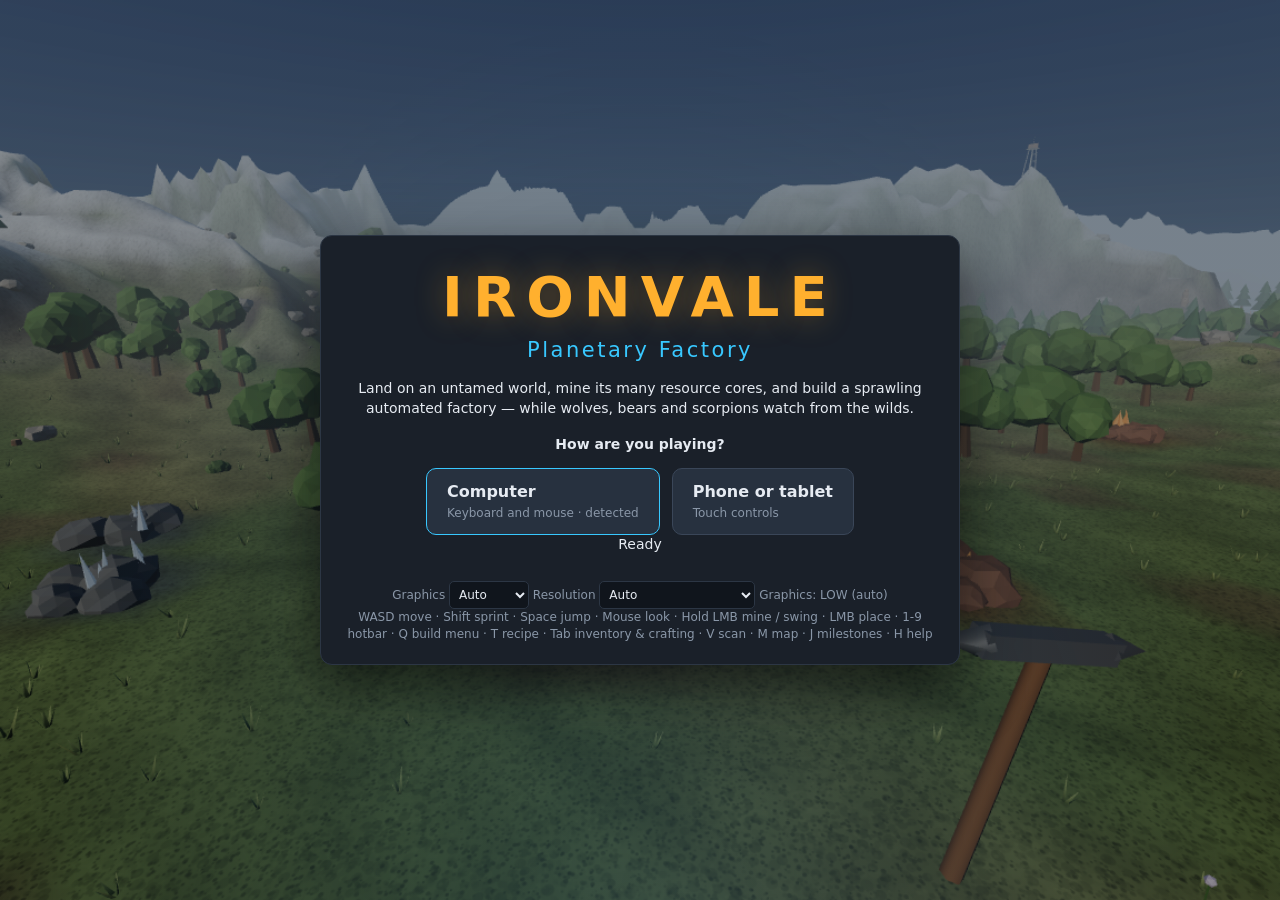
<file: factory/index.html>
<!doctype html>
<html lang="en"><head><meta charset="utf-8"><meta name="viewport" content="width=device-width,initial-scale=1">
<title>IRONVALE — Planetary Factory</title>
<link rel="stylesheet" href="style.css">
<script type="importmap">{"imports":{"three":"../lib/three/three.module.js","three/addons/":"../lib/three/addons/"}}</script>
</head><body>
<canvas id="gl"></canvas>
<div id="hud" class="hidden">
  <div id="hitflash"></div><div id="cross"></div><div id="ring"></div><div id="prompt"></div>
  <div id="compass"><div id="cstrip"></div><div id="cmark"></div></div>
  <div id="mini"><canvas id="minimap" width="180" height="180"></canvas><div id="biome"></div></div>
  <div id="notifs"></div>
  <div id="objective"></div>
  <div id="vitals"><div class="bar"><i id="hpbar"></i><span id="hptxt"></span></div><div id="food"></div></div>
  <div id="powerbox"><div class="bar pw"><i id="pwbar"></i></div><span id="pwtxt"></span></div>
  <div id="clock"></div>
  <div id="toolhint"></div><div id="hotbar"></div>
  <div id="tooltip"></div>
</div>
<div id="title" class="screen"><div class="card big">
  <h1>IRONVALE</h1><h2>Planetary Factory</h2>
  <p>Land on an untamed world, mine its many resource cores, and build a sprawling automated factory — while wolves, bears and scorpions watch from the wilds.</p>
  <div id="devpick"><div class="ask">How are you playing?</div><div class="row devrow">
    <button id="btnPC" class="dev"><b>Computer</b><span>Keyboard and mouse</span></button>
    <button id="btnPhone" class="dev"><b>Phone or tablet</b><span>Touch controls</span></button></div></div>
  <div id="loadbar"><i id="loadfill"></i></div><div id="loadtxt">Preparing…</div>
  <div class="row"><button id="btnContinue" class="hidden">Continue</button><button id="btnNew" class="hidden">New Game</button></div>
  <div class="small" style="margin-top:12px">Graphics <select id="qsel"><option value="auto">Auto</option><option value="low">Low</option><option value="medium">Medium</option><option value="high">High</option></select> Resolution <select id="rsel"><option value="auto">Auto</option><option value="native">Native (sharpest)</option><option value="sharp">Sharp (up to 2x)</option><option value="balanced">Balanced (1x)</option><option value="fast">Performance (0.75x)</option></select> <span id="qinfo"></span></div>
  <div class="keys small">WASD move · Shift sprint · Space jump · Mouse look · Hold LMB mine / swing · LMB place · 1-9 hotbar · Q build menu · T recipe · Tab inventory &amp; crafting · V scan · M map · J milestones · H help</div>
</div></div>
<div id="pause" class="screen hidden"><div class="card"><h2>Paused</h2><div class="row col"><button id="btnResume">Resume</button><button id="btnSave">Save Game</button><button id="btnHelp">Controls</button><div class="small">Graphics (reloads) <select id="qsel2"><option value="auto">Auto</option><option value="low">Low</option><option value="medium">Medium</option><option value="high">High</option></select></div><div class="small">Resolution (reloads) <select id="rsel2"><option value="auto">Auto</option><option value="native">Native (sharpest)</option><option value="sharp">Sharp (up to 2x)</option><option value="balanced">Balanced (1x)</option><option value="fast">Performance (0.75x)</option></select></div><button id="btnQuit">New Game (erase save)</button></div></div></div>
<div id="panel" class="screen hidden"><div class="card wide"><button id="pclose">✕</button><div id="pbody"></div></div></div>
<div id="death" class="hidden">YOU DIED</div>
<script type="module" src="js/main.js"></script>
</body></html>
</file>
<file: factory/style.css>
:root{--bg:#10141a;--panel:#1a2029;--line:#2c3644;--acc:#ffb02e;--acc2:#38c8ff;--txt:#e6ebf2;--dim:#8a97a8;--bad:#ff5a4a;--good:#4be07d}
*{box-sizing:border-box}html,body{margin:0;height:100%;overflow:hidden;background:#000;color:var(--txt);font:14px/1.4 "Segoe UI",system-ui,sans-serif;user-select:none}
#gl{position:fixed;inset:0;width:100%;height:100%;display:block}
.hidden{display:none!important}
#hud{position:fixed;inset:0;pointer-events:none}
#cross{position:absolute;left:50%;top:50%;width:6px;height:6px;margin:-3px;border-radius:50%;background:rgba(255,255,255,.8);box-shadow:0 0 0 1px rgba(0,0,0,.6)}
#cross.build{width:22px;height:22px;margin:-11px;border:2px solid var(--acc);background:none;border-radius:4px}
#hitflash{position:absolute;inset:0;box-shadow:inset 0 0 160px 40px rgba(255,0,0,.0);transition:box-shadow .15s}
#prompt{position:absolute;left:50%;top:58%;transform:translateX(-50%);padding:6px 14px;background:rgba(10,14,20,.78);border:1px solid var(--line);border-radius:6px;font-weight:600;white-space:nowrap}
#prompt:empty{display:none}#prompt b{color:var(--acc)}
#compass{position:absolute;top:10px;left:50%;width:360px;margin-left:-180px;height:26px;overflow:hidden;background:rgba(10,14,20,.55);border:1px solid var(--line);border-radius:5px;mask-image:linear-gradient(90deg,transparent,#000 20%,#000 80%,transparent)}
#cstrip{position:absolute;top:0;height:100%;white-space:nowrap}
#cstrip span{position:absolute;top:3px;width:30px;margin-left:-15px;text-align:center;font-size:12px;color:var(--dim)}
#cstrip span.n{color:var(--bad);font-weight:700}#cstrip span.m{color:var(--acc2);font-size:16px;top:0}
#cmark{position:absolute;left:50%;top:0;width:2px;height:6px;margin-left:-1px;background:var(--acc)}
#mini{position:absolute;right:14px;top:14px;width:180px}
#minimap{width:180px;height:180px;border-radius:50%;border:2px solid var(--line);box-shadow:0 0 20px rgba(0,0,0,.5);background:#000}
#biome{text-align:center;margin-top:4px;font-size:12px;color:var(--dim);text-shadow:0 1px 2px #000}
#notifs{position:absolute;left:14px;top:14px;width:340px;display:flex;flex-direction:column;gap:6px}
.notif{padding:7px 12px;background:rgba(16,22,30,.88);border-left:3px solid var(--acc);border-radius:4px;animation:nin .25s;transition:opacity .5s}
.notif.bad{border-color:var(--bad)}.notif.good{border-color:var(--good)}
@keyframes nin{from{transform:translateX(-30px);opacity:0}}
#objective{position:absolute;left:14px;bottom:112px;width:260px;padding:10px 12px;background:rgba(16,22,30,.82);border:1px solid var(--line);border-radius:8px;font-size:13px}
#objective h4{margin:0 0 4px;color:var(--acc);font-size:12px;text-transform:uppercase;letter-spacing:.08em}
.req{display:flex;justify-content:space-between}.req.ok{color:var(--good)}
#vitals{position:absolute;left:14px;bottom:14px;width:260px}
.bar{position:relative;height:18px;background:rgba(0,0,0,.6);border:1px solid var(--line);border-radius:4px;overflow:hidden}
.bar i{position:absolute;left:0;top:0;bottom:0;background:linear-gradient(90deg,#c0392b,#ff6a4a);width:100%}
.bar span{position:absolute;inset:0;text-align:center;font-size:12px;line-height:17px;text-shadow:0 1px 2px #000}
.bar.pw i{background:linear-gradient(90deg,#1c8cd8,var(--acc2))}
#food{margin-top:6px;color:var(--dim);font-size:12px}
#powerbox{position:absolute;right:14px;bottom:14px;width:240px;text-align:right;font-size:12px;color:var(--dim)}
#powerbox .bar{margin-bottom:3px}
#clock{position:absolute;right:14px;top:226px;width:180px;text-align:center;font-size:12px;color:var(--dim)}
#toolhint{position:absolute;left:50%;bottom:14px;transform:translateX(-50%);padding:6px 14px;background:rgba(10,14,20,.7);border:1px solid var(--line);border-radius:6px;font-size:13px;white-space:nowrap}
#toolhint b{color:var(--acc)}
#tooltip{position:absolute;left:50%;bottom:56px;transform:translateX(-50%);text-align:center;font-size:13px;color:var(--dim)}
.screen{position:fixed;inset:0;display:flex;align-items:center;justify-content:center;background:rgba(6,9,14,.72);backdrop-filter:blur(3px);z-index:10}
#title{background:radial-gradient(ellipse at 50% 120%,rgba(29,58,82,.55),rgba(7,9,13,.35) 70%);backdrop-filter:none}
.card{position:relative;background:var(--panel);border:1px solid var(--line);border-radius:12px;padding:22px 26px;min-width:320px;max-width:92vw;box-shadow:0 20px 60px rgba(0,0,0,.6)}
.card.big{width:640px;text-align:center}.card.wide{width:min(1100px,94vw);max-height:90vh;overflow:auto}
h1{margin:0;font-size:56px;letter-spacing:.18em;color:var(--acc);text-shadow:0 0 30px rgba(255,176,46,.35)}h2{margin:0 0 10px;font-weight:500;color:var(--acc2);letter-spacing:.12em}h3{margin:6px 0 8px;color:var(--acc);font-size:15px}
.small{font-size:12px;color:var(--dim)}.row{display:flex;gap:12px;justify-content:center;margin-top:14px}.row.col{flex-direction:column}
button{font:inherit;color:var(--txt);background:#27313f;border:1px solid #3a4658;border-radius:6px;padding:8px 18px;cursor:pointer;pointer-events:auto}
button:hover{background:#344156;border-color:var(--acc)}button:disabled{opacity:.4;cursor:default}button.pri{background:#b97a12;border-color:var(--acc)}
#pclose{position:absolute;right:10px;top:10px;padding:2px 10px}
#loadbar{height:8px;background:#0b0e13;border-radius:4px;margin:18px 0 6px;overflow:hidden}#loadfill{display:block;height:100%;width:0;background:linear-gradient(90deg,var(--acc),#ff6a1a);transition:width .2s}
.grid{display:grid;grid-template-columns:repeat(auto-fill,minmax(210px,1fr));gap:10px}
.item{background:#202833;border:1px solid var(--line);border-radius:8px;padding:10px;cursor:pointer}
.item:hover{border-color:var(--acc);background:#27313f}.item.locked{opacity:.45;cursor:default}.item.nocost{border-color:#5a3330}
.item h4{margin:0 0 3px;font-size:14px}.item p{margin:0 0 6px;font-size:12px;color:var(--dim)}
.cost span{display:inline-block;margin:0 6px 2px 0;font-size:12px;padding:1px 6px;background:#10151c;border-radius:4px}.cost span.no{color:var(--bad)}
.tabs{display:flex;gap:6px;margin-bottom:12px;flex-wrap:wrap}.tabs button.on{background:#b97a12;border-color:var(--acc)}
.two{display:grid;grid-template-columns:1fr 1.4fr;gap:20px}@media(max-width:800px){.two{grid-template-columns:1fr}}
.inv div.l{display:flex;justify-content:space-between;padding:3px 8px;border-bottom:1px solid #222b37}.inv i{display:inline-block;width:10px;height:10px;border-radius:2px;margin-right:8px}
.rec{display:flex;align-items:center;justify-content:space-between;gap:10px;padding:7px 10px;background:#202833;border:1px solid var(--line);border-radius:6px;margin-bottom:6px}
.rec .in{font-size:12px;color:var(--dim)}.rec.sel{border-color:var(--acc)}
select{font:inherit;background:#10151c;color:var(--txt);border:1px solid var(--line);padding:5px;border-radius:5px}
.ms{padding:12px;background:#202833;border:1px solid var(--line);border-radius:8px;margin-bottom:10px}.ms.done{opacity:.55;border-color:#2e5a3e}.ms.cur{border-color:var(--acc)}
.prog{height:6px;background:#0c1016;border-radius:3px;overflow:hidden;margin:2px 0 6px}.prog i{display:block;height:100%;background:var(--good)}
#death{position:fixed;inset:0;display:flex;align-items:center;justify-content:center;font-size:64px;letter-spacing:.3em;color:#ff4a3a;background:rgba(80,0,0,.45);z-index:9;pointer-events:none}
#mapc{display:block;margin:0 auto;width:auto;height:auto;max-width:100%;max-height:72vh;aspect-ratio:1;background:#000;border-radius:8px;display:block}
kbd{background:#10151c;border:1px solid var(--line);border-radius:4px;padding:1px 6px;font-size:12px}
table.k td{padding:3px 12px 3px 0}

#devpick{margin-top:16px}.ask{font-weight:600;color:var(--txt)}
.devrow{flex-wrap:wrap}.dev{display:flex;flex-direction:column;gap:2px;min-width:180px;padding:12px 20px;border-radius:10px}
.dev b{font-size:16px}.dev span{font-size:12px;color:var(--dim)}.dev.det{border-color:var(--acc2)}.dev.det span::after{content:" · detected"}
.dev.pick{background:#b97a12;border-color:var(--acc)}.dev.pick span{color:var(--txt)}
@media (max-width:700px),(max-height:500px){h1{font-size:38px}.card.big{width:min(640px,94vw);max-height:94vh;overflow:auto;padding:16px}.card.big p{font-size:13px}}
body.mobile .keys{display:none}
body.mobile #objective{display:none}
body.mobile #vitals{top:calc(8px + env(safe-area-inset-top,0px));left:calc(8px + env(safe-area-inset-left,0px));bottom:auto;width:170px}
body.mobile #food{font-size:11px;margin-top:3px}
body.mobile #notifs{top:calc(58px + env(safe-area-inset-top,0px));left:calc(8px + env(safe-area-inset-left,0px));width:min(300px,42vw);gap:4px}
body.mobile .notif{font-size:12px;padding:5px 9px}
body.mobile #compass{width:240px;margin-left:-120px;top:calc(6px + env(safe-area-inset-top,0px))}
body.mobile #mini{width:110px;right:calc(8px + env(safe-area-inset-right,0px));top:calc(8px + env(safe-area-inset-top,0px))}
body.mobile #minimap{width:110px;height:110px}
body.mobile #biome{font-size:10px;white-space:nowrap;overflow:hidden;text-overflow:ellipsis}body.mobile #clock{display:none}body.mobile #clock{top:calc(140px + env(safe-area-inset-top,0px));width:110px;right:calc(8px + env(safe-area-inset-right,0px))}
body.mobile #powerbox{bottom:auto;top:calc(8px + env(safe-area-inset-top,0px));right:calc(128px + env(safe-area-inset-right,0px));width:140px}
body.mobile #toolhint{bottom:calc(6px + env(safe-area-inset-bottom,0px));font-size:11px;max-width:38vw;white-space:normal;text-align:center;padding:4px 8px}
body.mobile #prompt{font-size:12px;max-width:60vw;white-space:normal;text-align:center}
body.mobile #tmenu{top:calc(38px + env(safe-area-inset-top,0px));left:50%;right:auto;transform:translateX(-50%);flex-direction:row}
body.mobile .card.wide{width:100vw;max-width:100vw;max-height:100%;height:100%;border-radius:0;padding:12px max(14px,env(safe-area-inset-left,0px))}
body.mobile #pclose{min-width:48px;min-height:40px;font-size:18px;position:sticky;float:right;top:0;z-index:2}
body.mobile .grid{grid-template-columns:repeat(auto-fill,minmax(160px,1fr))}
body.mobile button{min-height:36px}

#ring{display:none;position:absolute;left:50%;top:50%;width:34px;height:34px;margin:-17px;border-radius:50%;background:conic-gradient(var(--acc) var(--p,0%),rgba(255,255,255,.15) 0);-webkit-mask:radial-gradient(circle,transparent 12px,#000 13px);mask:radial-gradient(circle,transparent 12px,#000 13px)}
.popup{position:absolute;top:44%;transform:translateX(-50%);font-weight:700;font-size:15px;text-shadow:0 1px 3px #000,0 0 8px rgba(0,0,0,.6);white-space:nowrap;animation:pop 1.1s ease-out forwards;pointer-events:none}
@keyframes pop{0%{opacity:0;margin-top:8px}15%{opacity:1}100%{opacity:0;margin-top:-60px}}
@media (prefers-reduced-motion:reduce){.popup{animation:none;opacity:.9}}

#hotbar{position:absolute;left:50%;bottom:52px;transform:translateX(-50%);display:flex;gap:4px;pointer-events:auto}
.hb{display:flex;flex-direction:column;align-items:center;gap:1px;min-width:62px;padding:4px 6px;font-size:11px;background:rgba(10,14,20,.72);border:1px solid var(--line);border-radius:6px;color:var(--txt)}
.hb kbd{font-size:10px;padding:0 4px}.hb.sel{border-color:var(--acc);background:rgba(185,122,18,.55)}.hb.lock{opacity:.35}
body.mobile #hotbar{bottom:auto;top:calc(80px + env(safe-area-inset-top,0px));gap:3px}body.mobile .hb{min-width:46px;font-size:9px;padding:3px 4px;min-height:0}body.mobile .hb kbd{display:none}
</file>
